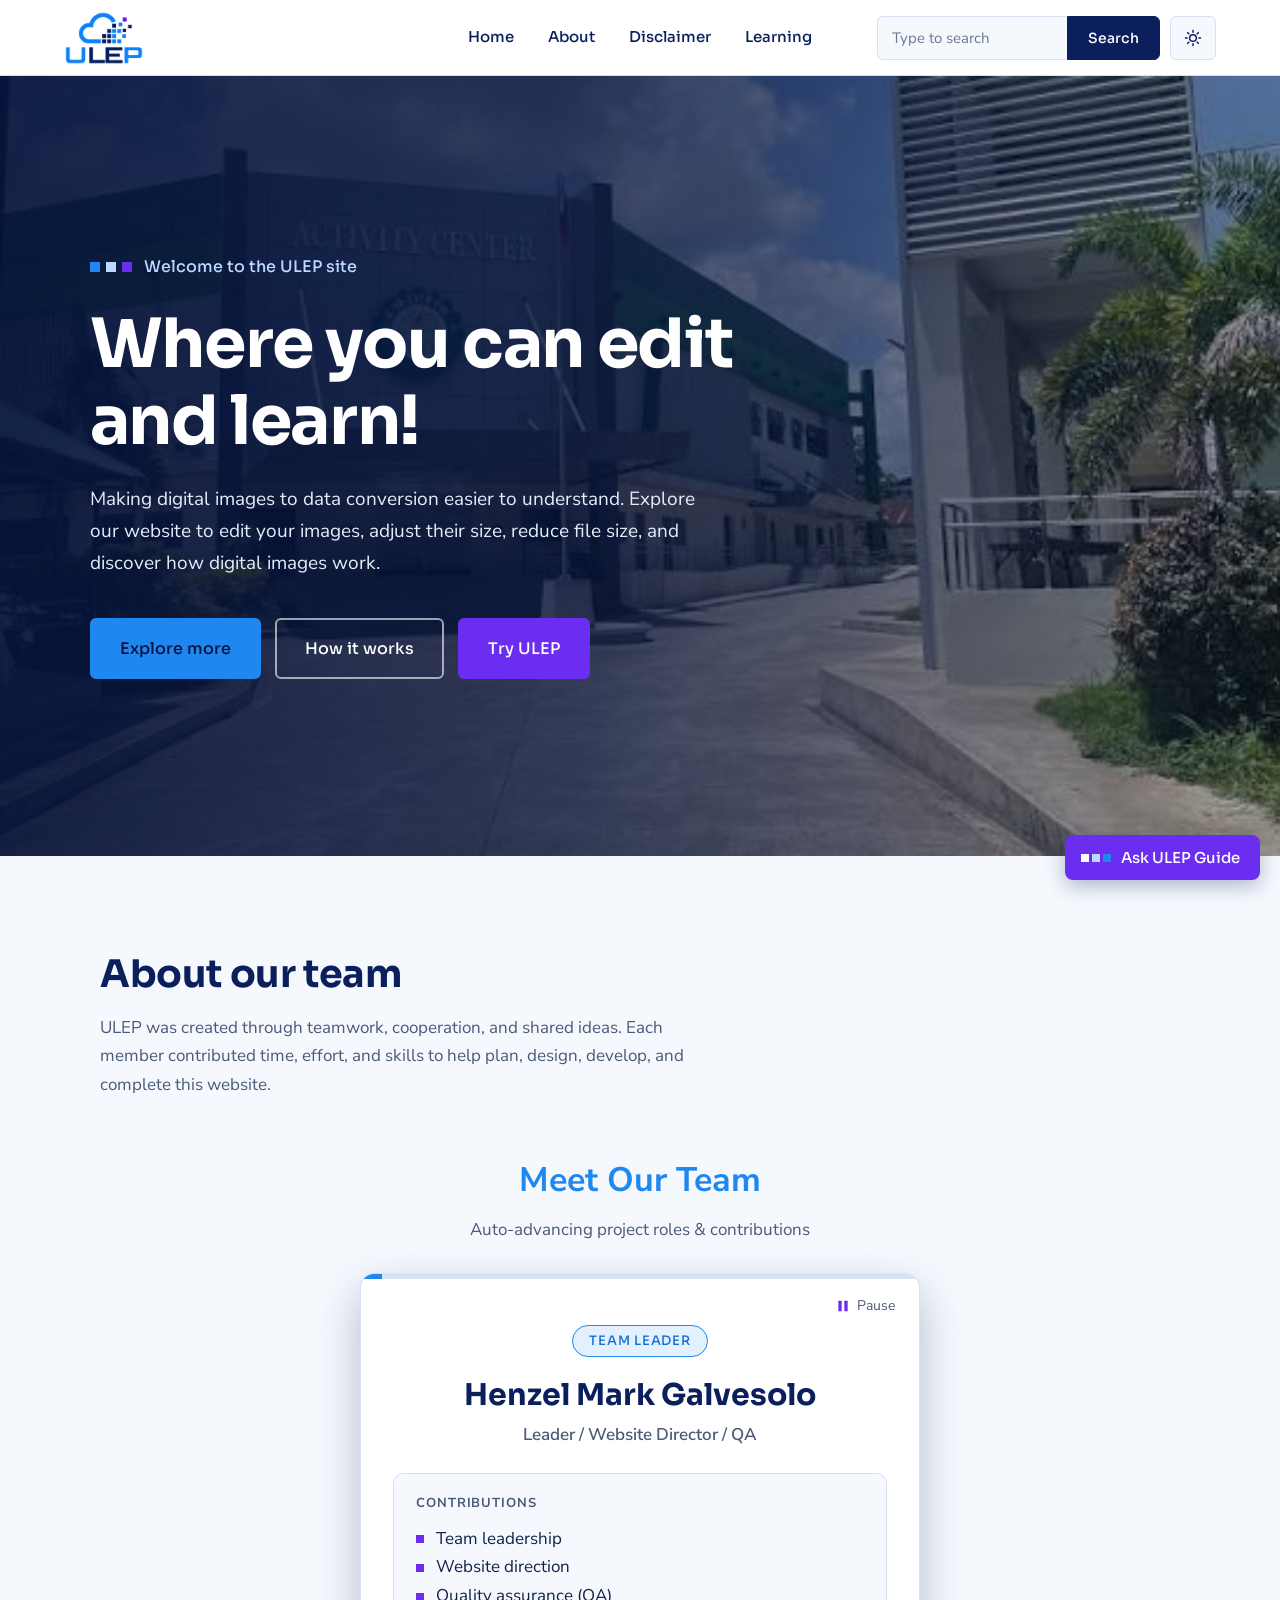
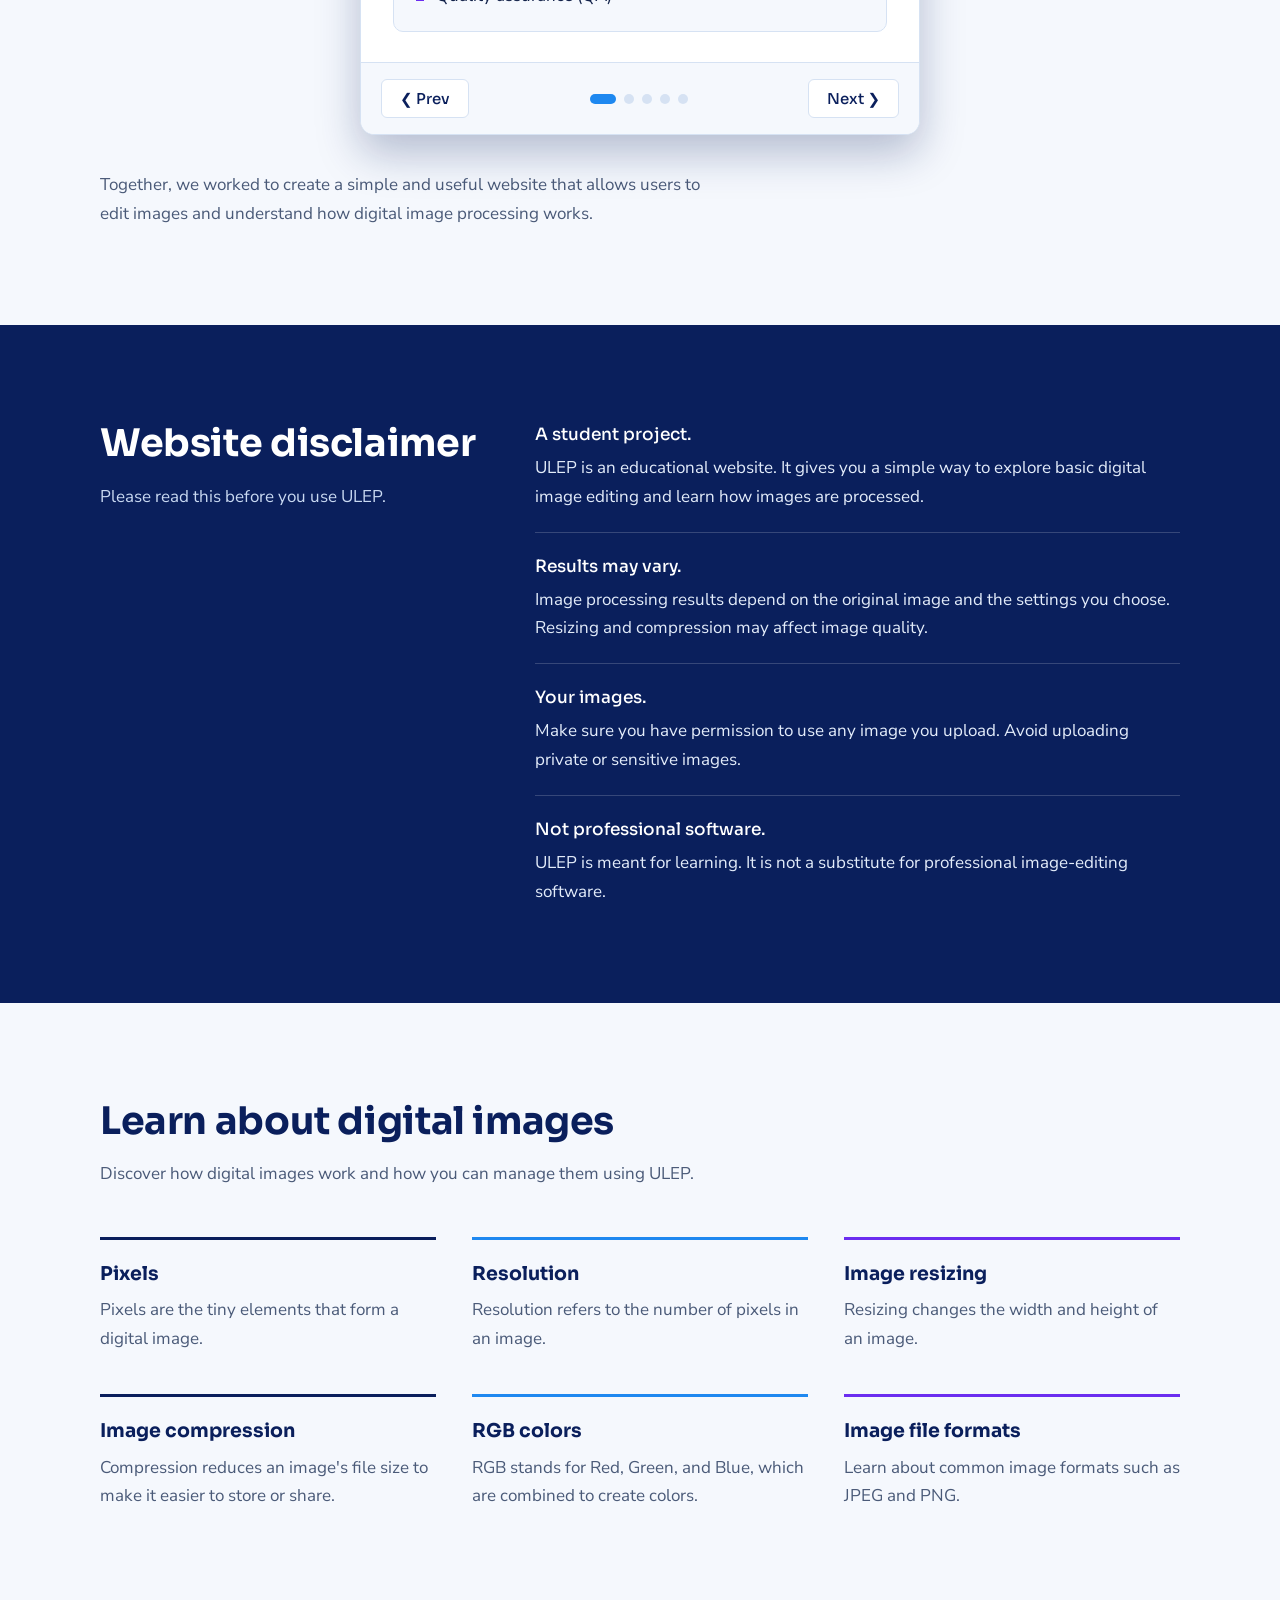
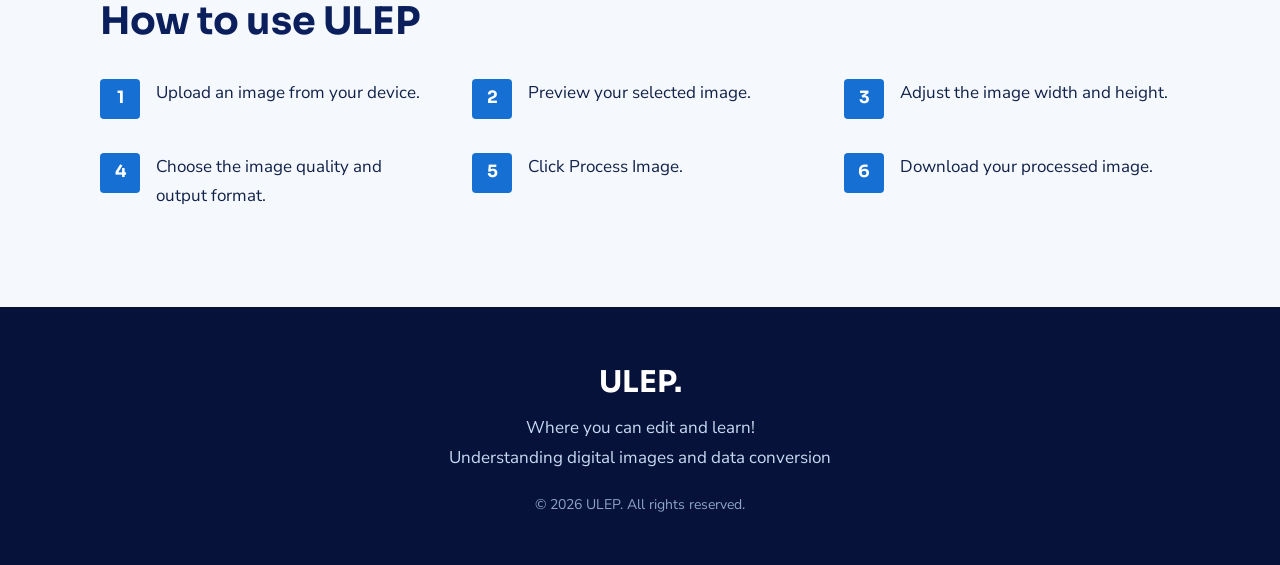
<file: index.html>
<!DOCTYPE html>
<html lang="en">
<head>
    <meta charset="UTF-8">
    <meta name="viewport" content="width=device-width, initial-scale=1.0">

    <title>ULEP | Edit and Learn</title>
    <meta name="theme-color" content="#ffffff">
    <script src="theme.js"></script>
    <link rel="icon" href="logo.png">

    <link rel="preconnect" href="https://fonts.googleapis.com">
    <link rel="preconnect" href="https://fonts.gstatic.com" crossorigin>
    <link href="https://fonts.googleapis.com/css2?family=Nunito+Sans:wght@400;600;700&family=Sora:wght@500;700&display=swap" rel="stylesheet">
    <link rel="stylesheet" href="style.css">
    <link rel="stylesheet" href="chatbot.css">
    <link rel="stylesheet" href="theme.css">
</head>

<body>

    <!-- HEADER: logo, menu and search sit side by side in one row -->
    <header class="site-header">

        <a class="brand" href="#home" aria-label="ULEP home">
            <img class="logo-light" src="logo-crop.png" alt="ULEP" width="412" height="277">
            <img class="logo-dark" src="logo-crop-dark.png" alt="" width="412" height="277">
        </a>

        <nav class="menu" aria-label="Main">
            <ul>
                <li><a href="#home">Home</a></li>
                <li><a href="#about">About</a></li>
                <li><a href="#disclaimer">Disclaimer</a></li>
                <li><a href="#learning">Learning</a></li>
            </ul>
        </nav>

        <div class="header-tools">
            <form class="search" role="search" id="searchForm">
                <label class="sr-only" for="searchInput">Search this site</label>
                <input type="search" id="searchInput" placeholder="Type to search" autocomplete="off">
                <button type="submit">Search</button>
                <p class="search-status" id="searchStatus" role="status" aria-live="polite"></p>
            </form>
            <div data-theme-slot></div>
        </div>

    </header>

    <main>

        <!-- HOME / COVER -->
        <section class="hero" id="home">

            <canvas id="heroCanvas" aria-hidden="true"></canvas>

            <div class="hero-inner">

                <p class="welcome">Welcome to the ULEP site</p>

                <h1>Where you can edit and learn!</h1>

                <p class="lead">
                    Making digital images to data conversion easier to
                    understand. Explore our website to edit your images,
                    adjust their size, reduce file size, and discover how
                    digital images work.
                </p>

                <div class="hero-actions">
                    <a href="#about" class="btn btn-primary">Explore more</a>
                    <a href="#learning" class="btn btn-ghost">How it works</a>
                    <a href="pixel-to-data.html" class="btn btn-try">Try ULEP</a>
                </div>

            </div>

        </section>


        <!-- ABOUT / TEAM -->
        <section class="section" id="about">
            <div class="wrap">

                <h2>About our team</h2>

                <p class="intro">
                    ULEP was created through teamwork, cooperation, and
                    shared ideas. Each member contributed time, effort, and
                    skills to help plan, design, develop, and complete this
                    website.
                </p>

                <div class="team" id="team" role="region" aria-roledescription="carousel" aria-label="Team members">

                    <div class="team-head">
                        <h3 class="subhead">Meet Our Team</h3>
                        <p class="team-sub">Auto-advancing project roles &amp; contributions</p>
                    </div>

                    <div class="team-card" id="teamCard">

                        <div class="team-progress" aria-hidden="true"><i id="teamBar"></i></div>

                        <button class="team-pause" id="teamPause" type="button" aria-pressed="false">
                            <svg viewBox="0 0 24 24" aria-hidden="true"><rect x="5" y="4" width="5" height="16" rx="1"/><rect x="14" y="4" width="5" height="16" rx="1"/></svg>
                            <span>Pause</span>
                        </button>

                        <div class="team-slides" id="teamSlides" aria-live="off">

                            <article class="member leader is-active" role="group" aria-roledescription="slide" aria-label="1 of 5">
                                <span class="badge badge-leader">Team leader</span>
                                <h4>Henzel Mark Galvesolo</h4>
                                <p class="role">Leader / Website Director / QA</p>
                                <div class="contrib">
                                    <h5>Contributions</h5>
                                    <ul>
                                        <li>Team leadership</li>
                                        <li>Website direction</li>
                                        <li>Quality assurance (QA)</li>
                                    </ul>
                                </div>
                            </article>

                            <article class="member" role="group" aria-roledescription="slide" aria-label="2 of 5">
                                <span class="badge">Team member</span>
                                <h4>Angelbert Gido</h4>
                                <p class="role">Lead Developer / Improvement</p>
                                <div class="contrib">
                                    <h5>Contributions</h5>
                                    <ul>
                                        <li>Lead development</li>
                                        <li>System improvements</li>
                                    </ul>
                                </div>
                            </article>

                            <article class="member" role="group" aria-roledescription="slide" aria-label="3 of 5">
                                <span class="badge">Team member</span>
                                <h4>Sabina Go</h4>
                                <p class="role">Lead Graphics Designer</p>
                                <div class="contrib">
                                    <h5>Contributions</h5>
                                    <ul>
                                        <li>Lead graphics design</li>
                                    </ul>
                                </div>
                            </article>

                            <article class="member" role="group" aria-roledescription="slide" aria-label="4 of 5">
                                <span class="badge">Team member</span>
                                <h4>Jayana Equito</h4>
                                <p class="role">Developer / Improvement / QA</p>
                                <div class="contrib">
                                    <h5>Contributions</h5>
                                    <ul>
                                        <li>Development</li>
                                        <li>System improvements</li>
                                        <li>Quality assurance (QA)</li>
                                    </ul>
                                </div>
                            </article>

                            <article class="member" role="group" aria-roledescription="slide" aria-label="5 of 5">
                                <span class="badge">Team member</span>
                                <h4>Nathaniel Lizare</h4>
                                <p class="role">Graphics Designer</p>
                                <div class="contrib">
                                    <h5>Contributions</h5>
                                    <ul>
                                        <li>Graphics design</li>
                                    </ul>
                                </div>
                            </article>
                        </div>

                        <div class="team-nav">
                            <button class="team-btn" id="teamPrev" type="button" aria-label="Previous member">&#10094; Prev</button>
                            <div class="team-dots" id="teamDots" role="group" aria-label="Choose a team member"></div>
                            <button class="team-btn" id="teamNext" type="button" aria-label="Next member">Next &#10095;</button>
                        </div>

                    </div>

                </div>

                <p class="closing">
                    Together, we worked to create a simple and useful website
                    that allows users to edit images and understand how
                    digital image processing works.
                </p>

            </div>
        </section>


        <!-- DISCLAIMER -->
        <section class="section dark" id="disclaimer">
            <div class="wrap split">

                <div>
                    <h2>Website disclaimer</h2>
                    <p class="intro">Please read this before you use ULEP.</p>
                </div>

                <ul class="notice">
                    <li>
                        <strong>A student project.</strong>
                        ULEP is an educational website. It gives you a simple
                        way to explore basic digital image editing and learn
                        how images are processed.
                    </li>
                    <li>
                        <strong>Results may vary.</strong>
                        Image processing results depend on the original image
                        and the settings you choose. Resizing and compression
                        may affect image quality.
                    </li>
                    <li>
                        <strong>Your images.</strong>
                        Make sure you have permission to use any image you
                        upload. Avoid uploading private or sensitive images.
                    </li>
                    <li>
                        <strong>Not professional software.</strong>
                        ULEP is meant for learning. It is not a substitute for
                        professional image-editing software.
                    </li>
                </ul>

            </div>
        </section>


        <!-- LEARNING -->
        <section class="section" id="learning">
            <div class="wrap">

                <h2>Learn about digital images</h2>

                <p class="intro">
                    Discover how digital images work and how you can manage
                    them using ULEP.
                </p>

                <div class="concepts">

                    <div class="concept">
                        <h3>Pixels</h3>
                        <p>Pixels are the tiny elements that form a digital image.</p>
                    </div>

                    <div class="concept">
                        <h3>Resolution</h3>
                        <p>Resolution refers to the number of pixels in an image.</p>
                    </div>

                    <div class="concept">
                        <h3>Image resizing</h3>
                        <p>Resizing changes the width and height of an image.</p>
                    </div>

                    <div class="concept">
                        <h3>Image compression</h3>
                        <p>Compression reduces an image's file size to make it easier to store or share.</p>
                    </div>

                    <div class="concept">
                        <h3>RGB colors</h3>
                        <p>RGB stands for Red, Green, and Blue, which are combined to create colors.</p>
                    </div>

                    <div class="concept">
                        <h3>Image file formats</h3>
                        <p>Learn about common image formats such as JPEG and PNG.</p>
                    </div>

                </div>

                <h2 class="how-title">How to use ULEP</h2>

                <ol class="steps">
                    <li>Upload an image from your device.</li>
                    <li>Preview your selected image.</li>
                    <li>Adjust the image width and height.</li>
                    <li>Choose the image quality and output format.</li>
                    <li>Click Process Image.</li>
                    <li>Download your processed image.</li>
                </ol>

            </div>
        </section>

    </main>


    <!-- FOOTER -->
    <footer class="site-footer">

        <p class="footer-logo">ULEP.</p>

        <p>Where you can edit and learn!</p>
        <p>Understanding digital images and data conversion</p>

        <p class="copyright">&copy; 2026 ULEP. All rights reserved.</p>

    </footer>


    <script>
        /* ---------- Cover image: starts as big pixel blocks, sharpens into the photo ---------- */
        (function () {
            var hero = document.getElementById('home');
            var canvas = document.getElementById('heroCanvas');
            if (!canvas || !canvas.getContext) return;

            var ctx = canvas.getContext('2d');
            var off = document.createElement('canvas');
            var octx = off.getContext('2d');
            var img = new Image();
            var loaded = false;
            var block = 1;
            var w = 0, h = 0;

            function draw(b) {
                if (!loaded) return;
                var r = Math.max(w / img.width, h / img.height);
                var dw = img.width * r, dh = img.height * r;
                var dx = (w - dw) / 2, dy = (h - dh) / 2;

                ctx.clearRect(0, 0, w, h);

                if (b <= 1) {
                    ctx.imageSmoothingEnabled = true;
                    ctx.imageSmoothingQuality = 'high';
                    ctx.drawImage(img, dx, dy, dw, dh);
                    return;
                }

                var sw = Math.max(1, Math.ceil(w / b));
                var sh = Math.max(1, Math.ceil(h / b));
                off.width = sw;
                off.height = sh;
                octx.imageSmoothingEnabled = true;
                octx.drawImage(img, dx / b, dy / b, dw / b, dh / b);

                ctx.imageSmoothingEnabled = false;
                ctx.drawImage(off, 0, 0, sw, sh, 0, 0, sw * b, sh * b);
            }

            function resize() {
                w = hero.clientWidth;
                h = hero.clientHeight;
                canvas.width = w;
                canvas.height = h;
                draw(block);
            }

            img.onload = function () {
                loaded = true;
                resize();

                var reduce = window.matchMedia('(prefers-reduced-motion: reduce)').matches;
                if (reduce) { block = 1; draw(1); canvas.classList.add('ready'); return; }

                var steps = [72, 52, 38, 28, 20, 14, 10, 6, 3, 1];
                var i = 0;
                block = steps[0];
                draw(block);
                canvas.classList.add('ready');

                var timer = setInterval(function () {
                    i++;
                    block = steps[Math.min(i, steps.length - 1)];
                    draw(block);
                    if (block === 1) clearInterval(timer);
                }, 170);
            };

            img.src = 'bcc.png';
            window.addEventListener('resize', resize);
        })();


        /* ---------- Search: jumps to the first place on the page that matches ---------- */
        (function () {
            var form = document.getElementById('searchForm');
            var input = document.getElementById('searchInput');
            var status = document.getElementById('searchStatus');
            var selectors = ['.member', '.concept', '.steps li', '.notice li', 'main section'];
            var flashTimer;

            form.addEventListener('submit', function (e) {
                e.preventDefault();
                var q = input.value.trim().toLowerCase();
                status.textContent = '';
                if (!q) return;

                var found = null;
                for (var s = 0; s < selectors.length && !found; s++) {
                    var list = document.querySelectorAll(selectors[s]);
                    for (var i = 0; i < list.length; i++) {
                        if (list[i].textContent.toLowerCase().indexOf(q) !== -1) {
                            found = list[i];
                            break;
                        }
                    }
                }

                if (!found) {
                    status.textContent = 'No results for \u201C' + input.value.trim() + '\u201D';
                    return;
                }

                if (window.ulepTeam && found.classList.contains('member')) {
                    window.ulepTeam.show(found);
                }
                found.scrollIntoView({ behavior: 'smooth', block: 'center' });
                found.classList.add('flash');
                clearTimeout(flashTimer);
                flashTimer = setTimeout(function () { found.classList.remove('flash'); }, 2200);
            });

            input.addEventListener('input', function () { status.textContent = ''; });
        })();
    </script>

<script src="team.js"></script>
<script src="chatbot.js"></script>
</body>
</html>
</file>
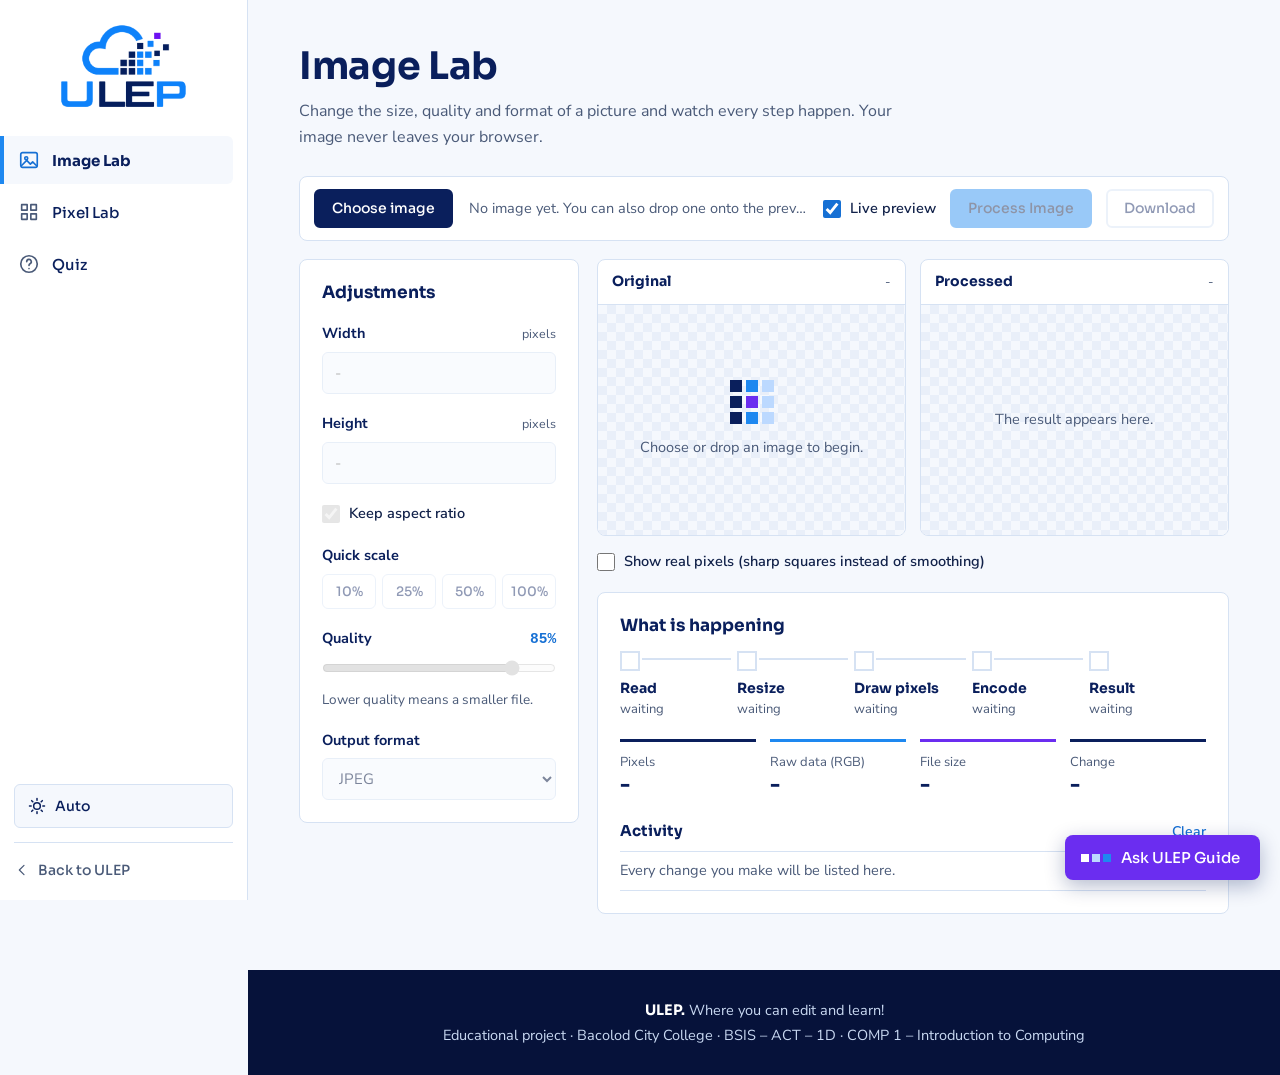
<file: pixel-to-data.html>
<!DOCTYPE html>
<html lang="en">
<head>
    <meta charset="UTF-8">
    <meta name="viewport" content="width=device-width, initial-scale=1.0">

    <title>ULEP | Pixel to Data</title>
    <meta name="theme-color" content="#ffffff">
    <script src="theme.js"></script>
    <link rel="icon" href="logo.png">

    <link rel="preconnect" href="https://fonts.googleapis.com">
    <link rel="preconnect" href="https://fonts.gstatic.com" crossorigin>
    <link href="https://fonts.googleapis.com/css2?family=Nunito+Sans:wght@400;600;700&family=Sora:wght@500;700&display=swap" rel="stylesheet">
    <link rel="stylesheet" href="pixel-to-data.css">
    <link rel="stylesheet" href="chatbot.css">
    <link rel="stylesheet" href="theme.css">
</head>

<body>

<div class="app">

    <!-- SIDEBAR on desktop, turns into a horizontal bar on small screens -->
    <aside class="side">

        <a class="side-brand" href="index.html" aria-label="ULEP home">
            <img class="logo-light" src="logo-crop.png" alt="ULEP" width="412" height="277">
            <img class="logo-dark" src="logo-crop-dark.png" alt="" width="412" height="277">
        </a>

        <nav class="side-nav" role="tablist" aria-label="Tools" aria-orientation="vertical">
            <button class="tab is-active" type="button" data-tab="image" id="tab-image" role="tab" aria-selected="true" aria-controls="panel-image">
                <span class="tab-ico" aria-hidden="true">
                    <svg viewBox="0 0 24 24"><rect x="3" y="4" width="18" height="16" rx="2"/><circle cx="9" cy="10" r="1.6"/><path d="M4 18l5.5-5.5 4 4 2.5-2.5L20 18"/></svg>
                </span>
                <span>Image Lab</span>
            </button>
            <button class="tab" type="button" data-tab="pixel" id="tab-pixel" role="tab" aria-selected="false" aria-controls="panel-pixel">
                <span class="tab-ico" aria-hidden="true">
                    <svg viewBox="0 0 24 24"><rect x="4" y="4" width="6" height="6"/><rect x="14" y="4" width="6" height="6"/><rect x="4" y="14" width="6" height="6"/><rect x="14" y="14" width="6" height="6"/></svg>
                </span>
                <span>Pixel Lab</span>
            </button>
            <button class="tab" type="button" data-tab="quiz" id="tab-quiz" role="tab" aria-selected="false" aria-controls="panel-quiz">
                <span class="tab-ico" aria-hidden="true">
                    <svg viewBox="0 0 24 24"><circle cx="12" cy="12" r="9"/><path d="M9.5 9.5a2.5 2.5 0 1 1 3.6 2.2c-.7.4-1.1.9-1.1 1.8"/><path d="M12 17h.01"/></svg>
                </span>
                <span>Quiz</span>
            </button>
        </nav>

        <div class="side-tools" data-theme-slot></div>

        <a class="side-back" href="index.html">
            <svg viewBox="0 0 24 24" aria-hidden="true"><path d="M15 5l-7 7 7 7"/></svg>
            Back to ULEP
        </a>

    </aside>


    <div class="stage">

        <main>

            <!-- ============ IMAGE LAB ============ -->
            <section class="panel is-active" id="panel-image" role="tabpanel" aria-labelledby="tab-image">

                <header class="panel-head">
                    <div>
                        <h1>Image Lab</h1>
                        <p class="intro">Change the size, quality and format of a picture and watch every step happen. Your image never leaves your browser.</p>
                    </div>
                </header>

                <!-- compact upload bar -->
                <div class="uploadbar">
                    <input id="fileInput" type="file" accept="image/*" hidden>
                    <button class="btn btn-sm" type="button" id="chooseBtn">Choose image</button>
                    <p class="filename" id="fileName">No image yet. You can also drop one onto the preview.</p>
                    <div class="bar-actions">
                        <label class="toggle" for="liveToggle">
                            <input type="checkbox" id="liveToggle" checked>
                            <span>Live preview</span>
                        </label>
                        <button class="btn btn-sm btn-blue" type="button" id="processBtn" disabled>Process Image</button>
                        <button class="btn btn-sm btn-outline" type="button" id="downloadBtn" disabled>Download</button>
                    </div>
                </div>

                <div class="lab">

                    <!-- controls -->
                    <div class="controls box">
                        <h2 class="box-title">Adjustments</h2>

                        <div class="field">
                            <label for="widthInput">Width <small>pixels</small></label>
                            <input id="widthInput" type="number" min="1" max="8000" placeholder="-" disabled>
                        </div>

                        <div class="field">
                            <label for="heightInput">Height <small>pixels</small></label>
                            <input id="heightInput" type="number" min="1" max="8000" placeholder="-" disabled>
                        </div>

                        <label class="toggle" for="ratioCheck">
                            <input id="ratioCheck" type="checkbox" checked disabled>
                            <span>Keep aspect ratio</span>
                        </label>

                        <div class="field">
                            <span class="field-label">Quick scale</span>
                            <div class="chips" id="scaleChips">
                                <button type="button" class="chip" data-scale="0.1" disabled>10%</button>
                                <button type="button" class="chip" data-scale="0.25" disabled>25%</button>
                                <button type="button" class="chip" data-scale="0.5" disabled>50%</button>
                                <button type="button" class="chip" data-scale="1" disabled>100%</button>
                            </div>
                        </div>

                        <div class="field">
                            <label for="quality">Quality <output id="qualityLabel">85%</output></label>
                            <input id="quality" type="range" min="10" max="100" value="85" disabled>
                            <p class="hint" id="qualityHint">Lower quality means a smaller file.</p>
                        </div>

                        <div class="field">
                            <label for="format">Output format</label>
                            <select id="format" disabled>
                                <option value="image/jpeg">JPEG</option>
                                <option value="image/png">PNG</option>
                                <option value="image/webp">WebP</option>
                            </select>
                        </div>
                    </div>


                    <!-- preview + process -->
                    <div class="work">

                        <div class="compare">

                            <figure class="shot" id="dropZone">
                                <figcaption>
                                    <strong>Original</strong>
                                    <span id="origMeta">-</span>
                                </figcaption>
                                <div class="frame" id="preview">
                                    <div class="empty">
                                        <div class="mini-pixels" aria-hidden="true"><i></i><i></i><i></i><i></i><i></i><i></i><i></i><i></i><i></i></div>
                                        <p>Choose or drop an image to begin.</p>
                                    </div>
                                </div>
                            </figure>

                            <figure class="shot">
                                <figcaption>
                                    <strong>Processed</strong>
                                    <span id="resMeta">-</span>
                                </figcaption>
                                <div class="frame" id="resultPreview">
                                    <div class="empty">
                                        <p>The result appears here.</p>
                                    </div>
                                    <div class="busy" id="busy" hidden><span></span><span></span><span></span></div>
                                </div>
                            </figure>

                        </div>

                        <label class="toggle view-toggle" for="pixelView">
                            <input type="checkbox" id="pixelView">
                            <span>Show real pixels (sharp squares instead of smoothing)</span>
                        </label>

                        <!-- the process, step by step -->
                        <div class="box process">
                            <h2 class="box-title">What is happening</h2>

                            <ol class="pipe" id="pipe">
                                <li data-step="read"><b>Read</b><span>waiting</span></li>
                                <li data-step="resize"><b>Resize</b><span>waiting</span></li>
                                <li data-step="draw"><b>Draw pixels</b><span>waiting</span></li>
                                <li data-step="encode"><b>Encode</b><span>waiting</span></li>
                                <li data-step="done"><b>Result</b><span>waiting</span></li>
                            </ol>

                            <div class="numbers">
                                <div class="num"><span>Pixels</span><strong id="nPixels">-</strong></div>
                                <div class="num"><span>Raw data (RGB)</span><strong id="nRaw">-</strong></div>
                                <div class="num"><span>File size</span><strong id="nFile">-</strong></div>
                                <div class="num"><span>Change</span><strong id="nSaved">-</strong></div>
                            </div>

                            <div class="log-head">
                                <h3>Activity</h3>
                                <button type="button" class="link-btn" id="clearLog">Clear</button>
                            </div>
                            <ul class="log" id="log" aria-live="polite">
                                <li class="log-empty">Every change you make will be listed here.</li>
                            </ul>
                        </div>

                    </div>
                </div>
            </section>


            <!-- ============ PIXEL LAB ============ -->
            <section class="panel" id="panel-pixel" role="tabpanel" aria-labelledby="tab-pixel" hidden>

                <header class="panel-head">
                    <div>
                        <h1>Pixel Lab</h1>
                        <p class="intro">An image is a grid of tiny squares. Paint some, then see the numbers the computer keeps for them.</p>
                    </div>
                </header>

                <div class="plab">

                    <div class="box pgrid-box">

                        <div class="mode" role="group" aria-label="Colour mode">
                            <button type="button" class="mode-btn is-on" id="modeColor" aria-pressed="true">Color (24-bit)</button>
                            <button type="button" class="mode-btn" id="modeBW" aria-pressed="false">Black and white (1-bit)</button>
                        </div>

                        <div class="pgrid-wrap">
                            <div class="pgrid" id="pgrid" role="grid" aria-label="Pixel canvas"></div>
                        </div>

                        <div class="ptools">
                            <label class="inline">
                                <span>Grid</span>
                                <select id="gridSize">
                                    <option value="8">8 x 8</option>
                                    <option value="12">12 x 12</option>
                                    <option value="16">16 x 16</option>
                                </select>
                            </label>
                            <button type="button" class="btn btn-sm btn-outline" id="btnSample">Sample</button>
                            <button type="button" class="btn btn-sm btn-outline" id="btnRandom">Random</button>
                            <button type="button" class="btn btn-sm btn-outline" id="btnInvert">Invert</button>
                            <button type="button" class="btn btn-sm btn-outline" id="btnClear">Clear</button>
                        </div>
                        <p class="hint" id="paintHint">Click or drag across the squares to paint with the colour on the right.</p>
                    </div>


                    <div class="pside">

                        <div class="box" id="colorTools">
                            <h2 class="box-title">Colour</h2>

                            <div class="mode small" role="group" aria-label="Tool">
                                <button type="button" class="mode-btn is-on" id="toolPaint" aria-pressed="true">Paint</button>
                                <button type="button" class="mode-btn" id="toolPick" aria-pressed="false">Pick colour</button>
                            </div>

                            <div class="swatch-row">
                                <input type="color" id="pickColor" value="#1e88f0" aria-label="Pick a colour">
                                <div>
                                    <strong id="hexOut">#1E88F0</strong>
                                    <span class="hint">brush colour</span>
                                </div>
                            </div>

                            <div class="rgb">
                                <label class="r" for="rR">R <output id="oR">30</output></label>
                                <input type="range" id="rR" min="0" max="255" value="30">
                                <label class="g" for="rG">G <output id="oG">136</output></label>
                                <input type="range" id="rG" min="0" max="255" value="136">
                                <label class="b" for="rB">B <output id="oB">240</output></label>
                                <input type="range" id="rB" min="0" max="255" value="240">
                            </div>

                            <div class="palette" id="palette" aria-label="Quick colours"></div>
                        </div>

                        <div class="box" id="bwTools" hidden>
                            <h2 class="box-title">Black and white</h2>
                            <p class="hint">Each square keeps only one bit: <b>0 = black</b>, <b>1 = white</b>. Click a square to flip it.</p>
                            <div class="field">
                                <label for="threshold">Brightness cut-off <output id="oT">128</output></label>
                                <input type="range" id="threshold" min="1" max="254" value="128">
                                <p class="hint">Squares brighter than this become 1, the rest become 0.</p>
                            </div>
                        </div>

                        <div class="box">
                            <h2 class="box-title">Selected pixel</h2>
                            <div class="inspect" id="inspect">
                                <div class="inspect-sw" id="inSw"></div>
                                <dl>
                                    <dt>Position</dt><dd id="inPos">-</dd>
                                    <dt>RGB</dt><dd id="inRgb">-</dd>
                                    <dt id="inBinLabel">Binary</dt><dd class="mono" id="inBin">-</dd>
                                </dl>
                            </div>
                        </div>

                    </div>

                    <div class="box pdata">
                        <div class="log-head">
                            <h2 class="box-title">The data behind your picture</h2>
                            <span class="hint" id="dataNote"></span>
                        </div>

                        <div class="numbers">
                            <div class="num"><span>Pixels</span><strong id="pPixels">64</strong></div>
                            <div class="num"><span>Bits per pixel</span><strong id="pBits">24</strong></div>
                            <div class="num"><span>Total bits</span><strong id="pTotal">1,536</strong></div>
                            <div class="num"><span>Bytes</span><strong id="pBytes">192</strong></div>
                        </div>

                        <div class="matrix-scroll" tabindex="0" aria-label="Pixel data, one row per line">
                            <pre class="matrix mono" id="matrix"></pre>
                        </div>
                    </div>

                </div>
            </section>


            <!-- ============ QUIZ ============ -->
            <section class="panel" id="panel-quiz" role="tabpanel" aria-labelledby="tab-quiz" hidden>

                <header class="panel-head">
                    <div>
                        <h1>Quiz</h1>
                        <p class="intro" id="quizIntro">Ten random questions about pixels, colour and data. Every round is different.</p>
                    </div>
                </header>

                <div class="quizwrap box">

                    <div class="qprogress" aria-hidden="true"><i id="qBar"></i></div>

                    <div id="quizBody"></div>

                </div>
            </section>

        </main>

        <footer class="foot">
            <p><strong>ULEP.</strong> Where you can edit and learn!</p>
            <p>Educational project &middot; Bacolod City College &middot; BSIS &ndash; ACT &ndash; 1D &middot; COMP 1 &ndash; Introduction to Computing</p>
        </footer>

    </div>

</div>

<script src="pixel-to-data.js"></script>
<script src="chatbot.js"></script>
</body>
</html>
</file>
<file: style.css>
/* ===== ULEP =====
   Palette taken from the logo: bright blue, deep navy, one purple pixel. */

:root {
    --blue: #1e88f0;
    --blue-deep: #1670d4;
    --navy: #0a1f5c;
    --night: #06123a;
    --purple: #6b2df0;
    --paper: #f5f8fd;
    --white: #ffffff;
    --line: #d6e2f3;
    --ink: #12224a;
    --muted: #4a5a78;

    --display: "Sora", "Segoe UI", system-ui, sans-serif;
    --text: "Nunito Sans", "Segoe UI", system-ui, sans-serif;

    --header-h: 76px;
}

* {
    margin: 0;
    padding: 0;
    box-sizing: border-box;
}

html {
    scroll-behavior: smooth;
}

body {
    font-family: var(--text);
    font-size: 17px;
    line-height: 1.7;
    background: var(--paper);
    color: var(--ink);
}

img {
    display: block;
    max-width: 100%;
}

a:focus-visible,
button:focus-visible,
input:focus-visible {
    outline: 3px solid var(--purple);
    outline-offset: 2px;
}

.sr-only {
    position: absolute;
    width: 1px;
    height: 1px;
    overflow: hidden;
    clip: rect(0 0 0 0);
    white-space: nowrap;
}


/* ===== HEADER: logo | menu | search in one row ===== */
.site-header {
    position: sticky;
    top: 0;
    z-index: 20;
    min-height: var(--header-h);
    padding: 8px 5%;
    background: var(--white);
    border-bottom: 1px solid var(--line);
    display: grid;
    grid-template-columns: 1fr auto 1fr;
    align-items: center;
    gap: 24px;
}

.brand {
    justify-self: start;
    display: inline-flex;
}

.brand img {
    height: 54px;
    width: auto;
}

.menu ul {
    list-style: none;
    display: flex;
    align-items: center;
    gap: 34px;
}

.menu a {
    display: inline-block;
    padding: 6px 0;
    color: var(--navy);
    font-family: var(--display);
    font-size: 15px;
    font-weight: 500;
    text-decoration: none;
    border-bottom: 2px solid transparent;
}

.menu a:hover {
    color: var(--blue-deep);
    border-bottom-color: var(--blue);
}

.header-tools {
    justify-self: end;
    display: flex;
    align-items: center;
    gap: 10px;
}

.search {
    position: relative;
    justify-self: end;
    display: flex;
}

.search input {
    width: 190px;
    height: 44px;
    padding: 0 14px;
    font: inherit;
    font-size: 15px;
    color: var(--ink);
    background: var(--paper);
    border: 1.5px solid var(--line);
    border-right: 0;
    border-radius: 6px 0 0 6px;
}

.search input::placeholder {
    color: #6b7a96;
}

.search button {
    height: 44px;
    padding: 0 20px;
    font-family: var(--display);
    font-size: 14px;
    font-weight: 500;
    color: var(--white);
    background: var(--navy);
    border: 1.5px solid var(--navy);
    border-radius: 0 6px 6px 0;
    cursor: pointer;
}

.search button:hover {
    background: var(--blue-deep);
    border-color: var(--blue-deep);
}

.search-status {
    position: absolute;
    top: calc(100% + 8px);
    right: 0;
    padding: 8px 12px;
    font-size: 14px;
    line-height: 1.4;
    white-space: nowrap;
    color: var(--white);
    background: var(--navy);
    border-radius: 6px;
}

.search-status:empty {
    display: none;
}


/* ===== COVER ===== */
section[id] {
    scroll-margin-top: var(--header-h);
}

.hero {
    position: relative;
    overflow: hidden;
    min-height: clamp(560px, calc(100vh - var(--header-h)), 780px);
    display: flex;
    align-items: center;
    padding: 80px 7%;
    color: var(--on-dark);
    background: var(--night) url("bcc.png") center / cover no-repeat;
}

#heroCanvas {
    position: absolute;
    inset: 0;
    width: 100%;
    height: 100%;
    opacity: 0;
}

#heroCanvas.ready {
    opacity: 1;
}

.hero::before {
    content: "";
    position: absolute;
    inset: 0;
    z-index: 1;
    background: linear-gradient(
        90deg,
        rgba(6, 18, 58, 0.92) 0%,
        rgba(6, 18, 58, 0.78) 45%,
        rgba(6, 18, 58, 0.3) 100%
    );
}

.hero-inner {
    position: relative;
    z-index: 2;
    max-width: 700px;
}

.welcome {
    display: flex;
    align-items: center;
    margin-bottom: 26px;
    font-family: var(--display);
    font-size: 16px;
    font-weight: 500;
    color: #bcd9ff;
}

/* three little squares, borrowed from the logo's pixels */
.welcome::before {
    content: "";
    flex: none;
    width: 10px;
    height: 10px;
    margin-right: 44px;
    background: var(--blue);
    box-shadow: 16px 0 0 #bcd9ff, 32px 0 0 var(--purple);
}

.hero h1 {
    font-family: var(--display);
    font-size: clamp(40px, 6.2vw, 68px);
    font-weight: 700;
    line-height: 1.12;
    letter-spacing: -0.02em;
    margin-bottom: 24px;
}

.lead {
    max-width: 56ch;
    font-size: 19px;
    line-height: 1.7;
    color: #e3ecfa;
    margin-bottom: 38px;
}

.hero-actions {
    display: flex;
    flex-wrap: wrap;
    gap: 14px;
}

.btn {
    display: inline-block;
    padding: 15px 28px;
    font-family: var(--display);
    font-size: 16px;
    font-weight: 500;
    text-decoration: none;
    border-radius: 6px;
    border: 2px solid transparent;
}

.btn-primary {
    color: var(--night);
    background: var(--blue);
    border-color: var(--blue);
}

.btn-primary:hover {
    background: var(--on-dark);
    border-color: var(--on-dark);
}

.btn-ghost {
    color: var(--on-dark);
    border-color: rgba(255, 255, 255, 0.6);
}

.btn-ghost:hover {
    background: rgba(255, 255, 255, 0.14);
    border-color: var(--on-dark);
}


.btn-try {
    color: #fff;
    background: #6b2df0;
    border-color: #6b2df0;
}

.btn-try:hover {
    background: var(--on-dark);
    border-color: var(--on-dark);
    color: #6b2df0;
}


/* ===== SECTIONS ===== */
.section {
    padding: 96px 5%;
}

.wrap {
    max-width: 1080px;
    margin: 0 auto;
}

.section h2 {
    font-family: var(--display);
    font-size: clamp(28px, 4vw, 38px);
    font-weight: 700;
    line-height: 1.2;
    letter-spacing: -0.01em;
    color: var(--navy);
    margin-bottom: 16px;
}

.intro {
    max-width: 62ch;
    color: var(--muted);
}

.flash {
    outline: 3px solid var(--purple);
    outline-offset: 6px;
    border-radius: 4px;
}


/* ===== TEAM: one member at a time, auto-advancing ===== */
.team {
    margin-top: 52px;
}

.team-head {
    text-align: center;
}

.team .subhead {
    margin: 0 0 6px;
    font-size: clamp(26px, 4vw, 34px);
    font-weight: 700;
    color: var(--blue);
}

.team-sub {
    color: var(--muted);
}

.team-card {
    position: relative;
    max-width: 560px;
    margin: 28px auto 0;
    overflow: hidden;
    background: var(--white);
    border: 1px solid var(--line);
    border-radius: 14px;
    box-shadow: 0 18px 44px var(--shadow);
}

.team-progress {
    height: 5px;
    background: var(--line);
}

.team-progress i {
    display: block;
    width: 0;
    height: 100%;
    background: var(--blue);
}

.team-pause {
    position: absolute;
    top: 16px;
    right: 16px;
    z-index: 2;
    display: inline-flex;
    align-items: center;
    gap: 6px;
    padding: 4px 8px;
    font: inherit;
    font-size: 14px;
    color: var(--muted);
    background: transparent;
    border: 0;
    border-radius: 6px;
    cursor: pointer;
}

.team-pause:hover {
    color: var(--ink);
    background: var(--hover-wash);
}

.team-pause svg {
    width: 16px;
    height: 16px;
    fill: var(--purple);
}

/* every slide sits in the same grid cell, so the card never changes height */
.team-slides {
    display: grid;
    padding: 46px 32px 30px;
}

.member {
    grid-area: 1 / 1;
    display: flex;
    flex-direction: column;
    align-items: center;
    text-align: center;
    opacity: 0;
    visibility: hidden;
    transform: translateX(28px);
    transition: opacity 0.45s ease, transform 0.45s ease, visibility 0s linear 0.45s;
}

.member.is-before {
    transform: translateX(-28px);
}

.member.is-active {
    opacity: 1;
    visibility: visible;
    transform: none;
    transition: opacity 0.45s ease, transform 0.45s ease, visibility 0s;
}

.badge {
    display: inline-block;
    padding: 4px 16px;
    font-family: var(--display);
    font-size: 13px;
    font-weight: 500;
    letter-spacing: 0.06em;
    text-transform: uppercase;
    color: var(--purple);
    background: color-mix(in srgb, var(--purple) 10%, transparent);
    border: 1.5px solid var(--purple);
    border-radius: 999px;
}

.badge-leader {
    color: var(--blue-deep);
    background: color-mix(in srgb, var(--blue) 12%, transparent);
    border-color: var(--blue);
}

.member h4 {
    font-family: var(--display);
    font-size: clamp(24px, 4.4vw, 30px);
    font-weight: 700;
    line-height: 1.25;
    color: var(--navy);
    margin: 20px 0 6px;
}

.role {
    font-weight: 600;
    color: var(--muted);
    margin-bottom: 24px;
}

.contrib {
    width: 100%;
    padding: 18px 22px 20px;
    text-align: left;
    background: var(--paper);
    border: 1px solid var(--line);
    border-radius: 10px;
}

.contrib h5 {
    margin-bottom: 10px;
    font-size: 13px;
    font-weight: 700;
    letter-spacing: 0.07em;
    text-transform: uppercase;
    color: var(--muted);
}

.contrib ul {
    list-style: none;
}

.contrib li {
    position: relative;
    padding-left: 20px;
}

.contrib li::before {
    content: "";
    position: absolute;
    left: 0;
    top: 0.62em;
    width: 8px;
    height: 8px;
    background: var(--blue);
}

.member.leader .contrib li::before {
    background: var(--purple);
}

.team-nav {
    display: flex;
    align-items: center;
    justify-content: space-between;
    gap: 12px;
    padding: 16px 20px;
    background: var(--paper);
    border-top: 1px solid var(--line);
}

.team-btn {
    padding: 9px 18px;
    font-family: var(--display);
    font-size: 15px;
    font-weight: 500;
    color: var(--navy);
    background: var(--white);
    border: 1.5px solid var(--line);
    border-radius: 6px;
    cursor: pointer;
}

.team-btn:hover {
    border-color: var(--blue);
    color: var(--blue-deep);
}

.team-dots {
    display: flex;
    align-items: center;
    gap: 8px;
}

.team-dots button {
    width: 10px;
    height: 10px;
    padding: 0;
    background: var(--line);
    border: 0;
    border-radius: 999px;
    cursor: pointer;
    transition: width 0.25s ease, background 0.25s ease;
}

.team-dots button:hover {
    background: var(--muted);
}

.team-dots button[aria-current="true"] {
    width: 26px;
    background: var(--blue);
}

/* a little extra room around the touch targets on phones */
@media (pointer: coarse) {
    .team-dots button {
        position: relative;
    }

    .team-dots button::after {
        content: "";
        position: absolute;
        inset: -10px -4px;
    }
}

.closing {
    max-width: 62ch;
    margin-top: 36px;
    color: var(--muted);
}


/* ===== DISCLAIMER ===== */
.dark {
    background: var(--deep);
    color: var(--on-dark);
}

.section.dark h2 {
    color: var(--on-dark);
}

.dark .intro {
    color: #c9d9f2;
}

.split {
    display: grid;
    grid-template-columns: 1fr 1.7fr;
    gap: 56px;
    align-items: start;
}

.notice {
    list-style: none;
}

.notice li {
    padding: 20px 0;
    color: #e3ecfa;
    border-bottom: 1px solid rgba(255, 255, 255, 0.18);
}

.notice li:first-child {
    padding-top: 0;
}

.notice li:last-child {
    border-bottom: 0;
    padding-bottom: 0;
}

.notice strong {
    display: block;
    font-family: var(--display);
    font-size: 17px;
    font-weight: 500;
    color: var(--on-dark);
    margin-bottom: 4px;
}


/* ===== LEARNING ===== */
.concepts {
    display: grid;
    grid-template-columns: repeat(3, 1fr);
    gap: 40px 36px;
    margin-top: 48px;
}

.concept {
    padding-top: 18px;
    border-top: 3px solid var(--navy);
}

.concept:nth-child(3n + 2) {
    border-top-color: var(--blue);
}

.concept:nth-child(3n) {
    border-top-color: var(--purple);
}

.concept h3 {
    font-family: var(--display);
    font-size: 19px;
    font-weight: 700;
    color: var(--navy);
    margin-bottom: 6px;
}

.concept p {
    color: var(--muted);
}

.how-title {
    margin-top: 88px;
}

/* the steps are a real sequence, so they keep numbers */
.steps {
    list-style: none;
    counter-reset: step;
    display: grid;
    grid-template-columns: repeat(3, 1fr);
    gap: 28px 36px;
    margin-top: 28px;
}

.steps li {
    counter-increment: step;
    display: flex;
    align-items: flex-start;
    gap: 16px;
}

.steps li::before {
    content: counter(step);
    flex: none;
    width: 40px;
    height: 40px;
    display: grid;
    place-items: center;
    font-family: var(--display);
    font-weight: 700;
    color: var(--white);
    background: var(--blue-deep);
    border-radius: 4px;
}

.steps li {
    padding-top: 6px;
}


/* ===== FOOTER ===== */
.site-footer {
    padding: 48px 20px;
    text-align: center;
    line-height: 1.8;
    color: #c9d9f2;
    background: var(--night);
}

.footer-logo {
    font-family: var(--display);
    font-size: 30px;
    font-weight: 700;
    color: var(--on-dark);
    margin-bottom: 4px;
}

.copyright {
    margin-top: 18px;
    font-size: 14px;
    color: #8fa3c7;
}


/* ===== RESPONSIVE ===== */
@media (max-width: 960px) {
    .site-header {
        gap: 16px;
    }

    .menu ul {
        gap: 22px;
    }

    .search input {
        width: 140px;
    }

    .concepts,
    .steps {
        grid-template-columns: repeat(2, 1fr);
    }

    .split {
        grid-template-columns: 1fr;
        gap: 32px;
    }
}

@media (max-width: 720px) {
    /* logo and search stay side by side on the first row, menu on the second */
    .site-header {
        grid-template-columns: auto 1fr;
        grid-template-areas:
            "brand search"
            "menu  menu";
        row-gap: 6px;
        padding: 8px 4%;
    }

    .brand { grid-area: brand; }
    .header-tools { grid-area: search; justify-self: stretch; }
    .menu { grid-area: menu; overflow-x: auto; }

    .menu ul {
        justify-content: space-between;
        gap: 18px;
    }

    .search input {
        width: 100%;
        min-width: 0;
    }

    .search button {
        padding: 0 14px;
    }

    .search {
        flex: 1;
        min-width: 0;
        max-width: 280px;
        margin-left: auto;
    }

    .hero {
        padding: 56px 6%;
    }

    .section {
        padding: 72px 6%;
    }

    .team-slides {
        padding: 48px 18px 24px;
    }

    .team-nav {
        padding: 14px 12px;
    }

    .team-btn {
        padding: 9px 12px;
    }

    .concepts,
    .steps {
        grid-template-columns: 1fr;
    }

    .how-title {
        margin-top: 64px;
    }
}

@media (prefers-reduced-motion: reduce) {
    html {
        scroll-behavior: auto;
    }

    .member,
    .member.is-active {
        transition: none;
    }
}
</file>
<file: chatbot.css>
/* ULEP Guide: floating helper. Uses the same palette as the rest of the site. */
.ug-launch {
    position: fixed;
    right: 20px;
    bottom: 20px;
    z-index: 60;
    display: inline-flex;
    align-items: center;
    gap: 10px;
    padding: 13px 20px 13px 16px;
    font-family: "Sora", "Segoe UI", system-ui, sans-serif;
    font-size: 15px;
    font-weight: 500;
    color: #fff;
    background: #6b2df0;
    border: 0;
    border-radius: 8px;
    box-shadow: 0 6px 20px rgba(10, 31, 92, 0.3);
    cursor: pointer;
}

.ug-launch:hover { background: var(--deep); }
.ug-launch[hidden] { display: none; }

.ug-dots { display: inline-flex; gap: 3px; }
.ug-dots i { width: 8px; height: 8px; background: #fff; }
.ug-dots i:nth-child(2) { background: #bcd9ff; }
.ug-dots i:nth-child(3) { background: #1e88f0; }

.ug-panel {
    position: fixed;
    right: 20px;
    bottom: 20px;
    z-index: 60;
    display: flex;
    flex-direction: column;
    width: 360px;
    max-width: calc(100vw - 24px);
    height: min(540px, calc(100vh - 40px));
    overflow: hidden;
    font-family: "Nunito Sans", "Segoe UI", system-ui, sans-serif;
    font-size: 15px;
    line-height: 1.55;
    color: var(--ink);
    background: var(--white);
    border: 1px solid var(--line);
    border-radius: 10px;
    box-shadow: 0 12px 40px var(--shadow);
}

.ug-panel[hidden] { display: none; }

.ug-head {
    display: flex;
    align-items: center;
    justify-content: space-between;
    gap: 10px;
    padding: 14px 16px;
    color: var(--on-dark);
    background: var(--deep);
}

.ug-title strong {
    display: block;
    font-family: "Sora", "Segoe UI", system-ui, sans-serif;
    font-size: 16px;
    line-height: 1.3;
}

.ug-title span { font-size: 13px; color: #bcd9ff; }

.ug-close {
    display: grid;
    place-items: center;
    width: 32px;
    height: 32px;
    color: #fff;
    background: transparent;
    border: 0;
    border-radius: 6px;
    cursor: pointer;
}

.ug-close:hover { background: rgba(255, 255, 255, 0.16); }
.ug-close svg { width: 18px; height: 18px; fill: none; stroke: currentColor; stroke-width: 2; stroke-linecap: round; }

.ug-log {
    flex: 1;
    display: flex;
    flex-direction: column;
    gap: 10px;
    padding: 16px;
    overflow-y: auto;
    background: var(--paper);
}

.ug-msg {
    max-width: 88%;
    padding: 10px 13px;
    border-radius: 8px;
    overflow-wrap: anywhere;
}

.ug-bot {
    align-self: flex-start;
    background: var(--white);
    border: 1px solid var(--line);
    border-left: 4px solid var(--blue);
}

.ug-user {
    align-self: flex-end;
    color: var(--on-dark);
    background: var(--deep);
}

.ug-typing { color: var(--muted); letter-spacing: 3px; }

.ug-actions { display: flex; flex-wrap: wrap; gap: 8px; margin-top: 10px; }

.ug-actions button {
    padding: 7px 12px;
    font-family: "Sora", "Segoe UI", system-ui, sans-serif;
    font-size: 13px;
    font-weight: 500;
    color: #fff;
    background: #1670d4;
    border: 0;
    border-radius: 6px;
    cursor: pointer;
}

.ug-actions button:hover { background: var(--deep); }

.ug-chips {
    display: flex;
    flex-wrap: wrap;
    gap: 6px;
    padding: 10px 14px;
    background: var(--paper);
    border-top: 1px solid var(--line);
}

.ug-chips button {
    padding: 6px 11px;
    font: inherit;
    font-size: 13px;
    color: var(--navy);
    background: var(--white);
    border: 1.5px solid var(--line);
    border-radius: 999px;
    cursor: pointer;
}

.ug-chips button:hover { border-color: var(--blue); }

.ug-form {
    display: flex;
    border-top: 1px solid var(--line);
}

.ug-form input {
    flex: 1;
    min-width: 0;
    height: 48px;
    padding: 0 14px;
    font: inherit;
    color: var(--ink);
    background: var(--white);
    border: 0;
}

.ug-form button {
    padding: 0 20px;
    font-family: "Sora", "Segoe UI", system-ui, sans-serif;
    font-size: 14px;
    font-weight: 500;
    color: var(--on-dark);
    background: var(--deep);
    border: 0;
    cursor: pointer;
}

.ug-form button:hover { background: #1670d4; }

.ug-launch:focus-visible,
.ug-panel button:focus-visible,
.ug-form input:focus-visible {
    outline: 3px solid var(--purple);
    outline-offset: -3px;
}

@media (max-width: 480px) {
    .ug-launch { right: 12px; bottom: 12px; }
    .ug-panel { right: 12px; bottom: 12px; height: calc(100vh - 24px); }
}
</file>
<file: theme.css>
/* ===== ULEP | Themes =====
   Loaded after style.css / pixel-to-data.css / chatbot.css on every page.
   The pages already use the colour variables below, so a theme is just a
   new set of values. Light is the default; the others are switched by
   theme.js through <html data-theme="light | dark | midnight">.

   Two extra tokens cover surfaces that must stay dark in every theme:
   --deep (the navy panels) and --on-dark (text sitting on them). */

:root {
    --deep: #0a1f5c;
    --on-dark: #ffffff;

    --tint-blue: #e8f2ff;
    --tint-purple: #f1ebff;
    --checker-a: #e9eff9;
    --checker-b: #f5f8fd;
    --flash: #e3efff;
    --rgb-r: #b3261e;
    --rgb-g: #1b7a43;
    --shadow: rgba(10, 31, 92, 0.28);
    --hover-wash: rgba(10, 31, 92, 0.05);

    color-scheme: light;
}

/* ---------- Dark: deep navy, the site's own palette turned down ---------- */
html[data-theme="dark"] {
    --paper: #0b1424;
    --white: #121e36;
    --line: #26385f;
    --ink: #e6eefc;
    --muted: #a3b3d1;
    --navy: #dbe8ff;
    --blue: #3d9bff;
    --blue-deep: #62b0ff;
    --purple: #a07bff;
    --night: #050b1a;

    --deep: #10285e;
    --tint-blue: #162b4f;
    --tint-purple: #261c4d;
    --checker-a: #1a2744;
    --checker-b: #131d33;
    --flash: #1d3a68;
    --rgb-r: #ff8a85;
    --rgb-g: #5fd496;
    --shadow: rgba(0, 0, 0, 0.55);
    --hover-wash: rgba(255, 255, 255, 0.06);

    color-scheme: dark;
}

/* ---------- Midnight: true black for OLED screens ---------- */
html[data-theme="midnight"] {
    --paper: #000000;
    --white: #0a0e18;
    --line: #1c2640;
    --ink: #eef3ff;
    --muted: #97a5c3;
    --navy: #e3edff;
    --blue: #3d9bff;
    --blue-deep: #62b0ff;
    --purple: #a07bff;
    --night: #000000;

    --deep: #0a1a42;
    --tint-blue: #0f1d38;
    --tint-purple: #1d1540;
    --checker-a: #141b2e;
    --checker-b: #0a0e18;
    --flash: #15305c;
    --rgb-r: #ff8a85;
    --rgb-g: #5fd496;
    --shadow: rgba(0, 0, 0, 0.8);
    --hover-wash: rgba(255, 255, 255, 0.06);

    color-scheme: dark;
}


/* ---------- Logo: transparent PNG, with a light-ink copy for dark themes ---------- */
.logo-dark { display: none !important; }

html[data-theme="dark"] .logo-light,
html[data-theme="midnight"] .logo-light { display: none !important; }

html[data-theme="dark"] .logo-dark,
html[data-theme="midnight"] .logo-dark { display: block !important; }


/* ---------- Theme picker ---------- */
.theme-wrap {
    position: relative;
    flex: none;
}

.theme-btn {
    display: inline-flex;
    align-items: center;
    justify-content: center;
    gap: 8px;
    height: 44px;
    min-width: 44px;
    padding: 0 12px;
    font-family: var(--display);
    font-size: 14px;
    font-weight: 500;
    color: var(--navy);
    background: var(--paper);
    border: 1.5px solid var(--line);
    border-radius: 6px;
    cursor: pointer;
}

.theme-btn:hover {
    border-color: var(--blue);
}

.theme-btn svg {
    width: 20px;
    height: 20px;
    fill: none;
    stroke: currentColor;
    stroke-width: 1.8;
    stroke-linecap: round;
    stroke-linejoin: round;
}

.theme-btn .theme-label {
    display: none;
}

.theme-menu {
    position: absolute;
    top: calc(100% + 8px);
    right: 0;
    z-index: 60;
    min-width: 214px;
    padding: 6px;
    list-style: none;
    background: var(--white);
    border: 1px solid var(--line);
    border-radius: 8px;
    box-shadow: 0 14px 36px var(--shadow);
}

.theme-menu[hidden] {
    display: none;
}

.theme-menu button {
    display: flex;
    align-items: center;
    gap: 12px;
    width: 100%;
    padding: 10px 12px;
    font-family: var(--text);
    font-size: 15px;
    font-weight: 600;
    text-align: left;
    color: var(--ink);
    background: transparent;
    border: 0;
    border-radius: 6px;
    cursor: pointer;
}

.theme-menu button:hover {
    background: var(--hover-wash);
}

.theme-menu button[aria-checked="true"] {
    color: var(--blue-deep);
    background: var(--hover-wash);
}

.theme-menu small {
    margin-left: auto;
    font-size: 12px;
    font-weight: 600;
    color: var(--muted);
}

/* little preview chip: page colour with an accent pixel */
.theme-chip {
    flex: none;
    position: relative;
    width: 26px;
    height: 20px;
    border: 1.5px solid var(--line);
    border-radius: 4px;
}

.theme-chip::after {
    content: "";
    position: absolute;
    right: 3px;
    bottom: 3px;
    width: 7px;
    height: 7px;
    background: #3d9bff;
}

.theme-chip[data-chip="light"] { background: #f5f8fd; }
.theme-chip[data-chip="dark"] { background: #0b1424; }
.theme-chip[data-chip="midnight"] { background: #000; }
.theme-chip[data-chip="auto"] { background: linear-gradient(105deg, #f5f8fd 50%, #0b1424 50%); }

/* a short fade when the theme changes, but never for reduced motion */
html.theme-fade,
html.theme-fade *,
html.theme-fade *::before,
html.theme-fade *::after {
    transition: background-color 0.25s ease, color 0.25s ease, border-color 0.25s ease !important;
}

@media (prefers-reduced-motion: reduce) {
    html.theme-fade,
    html.theme-fade *,
    html.theme-fade *::before,
    html.theme-fade *::after {
        transition: none !important;
    }
}


/* ---------- Things the shared colour variables don't reach ---------- */
html[data-theme="dark"] .search input::placeholder,
html[data-theme="midnight"] .search input::placeholder {
    color: #7c8cab;
}

html[data-theme="dark"] img.photo-dim,
html[data-theme="midnight"] img.photo-dim {
    filter: brightness(0.9);
}
</file>
<file: pixel-to-data.css>
/* ===== ULEP | Pixel to Data =====
   Same palette and type as the main site (style.css):
   bright blue, deep navy, one purple pixel. */

:root {
    --blue: #1e88f0;
    --blue-deep: #1670d4;
    --navy: #0a1f5c;
    --night: #06123a;
    --purple: #6b2df0;
    --paper: #f5f8fd;
    --white: #ffffff;
    --line: #d6e2f3;
    --ink: #12224a;
    --muted: #4a5a78;

    --display: "Sora", "Segoe UI", system-ui, sans-serif;
    --text: "Nunito Sans", "Segoe UI", system-ui, sans-serif;
    --mono: ui-monospace, "Cascadia Mono", Consolas, Menlo, monospace;

    --side-w: 248px;
}

* {
    margin: 0;
    padding: 0;
    box-sizing: border-box;
}

[hidden] {
    display: none !important;
}

body {
    font-family: var(--text);
    font-size: 16px;
    line-height: 1.65;
    background: var(--paper);
    color: var(--ink);
}

img {
    display: block;
    max-width: 100%;
}

a:focus-visible,
button:focus-visible,
input:focus-visible,
select:focus-visible,
[tabindex]:focus-visible {
    outline: 3px solid var(--purple);
    outline-offset: 2px;
}

.mono {
    font-family: var(--mono);
}


/* ===== LAYOUT: sidebar + stage ===== */
.app {
    display: grid;
    grid-template-columns: var(--side-w) minmax(0, 1fr);
    min-height: 100vh;
}

.side {
    position: sticky;
    top: 0;
    height: 100vh;
    display: flex;
    flex-direction: column;
    padding: 22px 14px 18px 0;
    background: var(--white);
    border-right: 1px solid var(--line);
}

.side-brand {
    display: block;
    padding-left: 14px;
    margin-bottom: 26px;
}

.side-brand img {
    height: 88px;
    width: auto;
    margin: 0 auto;
}

.side-nav {
    display: flex;
    flex-direction: column;
    gap: 4px;
}

.tab {
    display: flex;
    align-items: center;
    gap: 12px;
    width: 100%;
    padding: 13px 16px 13px 14px;
    font-family: var(--display);
    font-size: 15px;
    font-weight: 500;
    color: var(--navy);
    text-align: left;
    background: transparent;
    border: 0;
    border-left: 4px solid transparent;
    border-radius: 0 6px 6px 0;
    cursor: pointer;
}

.tab:hover {
    background: var(--paper);
}

.tab.is-active {
    font-weight: 700;
    background: var(--paper);
    border-left-color: var(--blue);
}

.tab-ico {
    flex: none;
    width: 22px;
    height: 22px;
    color: var(--muted);
}

.tab.is-active .tab-ico {
    color: var(--blue-deep);
}

.tab-ico svg,
.side-back svg {
    width: 100%;
    height: 100%;
    fill: none;
    stroke: currentColor;
    stroke-width: 1.8;
    stroke-linecap: round;
    stroke-linejoin: round;
}

.side-back {
    margin-top: auto;
    margin-left: 14px;
    padding-top: 16px;
    display: flex;
    align-items: center;
    gap: 8px;
    font-family: var(--display);
    font-size: 14px;
    font-weight: 500;
    color: var(--muted);
    text-decoration: none;
    border-top: 1px solid var(--line);
}

.side-back svg {
    width: 16px;
    height: 16px;
}

.side-back:hover {
    color: var(--blue-deep);
}

.stage {
    display: flex;
    flex-direction: column;
    min-width: 0;
    min-height: 100vh;
}

main {
    flex: 1;
    width: 100%;
    max-width: 1180px;
    margin: 0 auto;
    padding: 44px clamp(18px, 4vw, 52px) 56px;
}

.panel-head {
    margin-bottom: 26px;
}

.panel-head h1 {
    font-family: var(--display);
    font-size: clamp(28px, 3.6vw, 38px);
    font-weight: 700;
    line-height: 1.2;
    letter-spacing: -0.01em;
    color: var(--navy);
    margin-bottom: 8px;
}

.intro {
    max-width: 62ch;
    color: var(--muted);
}


/* ===== SHARED PIECES ===== */
.box {
    padding: 22px;
    background: var(--white);
    border: 1px solid var(--line);
    border-radius: 8px;
}

.box-title {
    margin-bottom: 14px;
    font-family: var(--display);
    font-size: 17px;
    font-weight: 700;
    line-height: 1.3;
    color: var(--navy);
}

.btn {
    display: inline-block;
    padding: 12px 22px;
    font-family: var(--display);
    font-size: 15px;
    font-weight: 500;
    line-height: 1.2;
    color: var(--white);
    background: var(--navy);
    border: 2px solid var(--navy);
    border-radius: 6px;
    cursor: pointer;
}

.btn:hover:not(:disabled) {
    background: var(--blue-deep);
    border-color: var(--blue-deep);
}

.btn-sm {
    padding: 9px 16px;
    font-size: 14px;
}

.btn-blue {
    color: var(--night);
    background: var(--blue);
    border-color: var(--blue);
}

.btn-blue:hover:not(:disabled) {
    color: var(--white);
    background: var(--navy);
    border-color: var(--navy);
}

.btn-outline {
    color: var(--navy);
    background: var(--white);
    border-color: var(--line);
}

.btn-outline:hover:not(:disabled) {
    color: var(--navy);
    background: var(--paper);
    border-color: var(--navy);
}

.btn:disabled,
.chip:disabled {
    opacity: 0.45;
    cursor: not-allowed;
}

.btn.needs-run:not(:disabled) {
    box-shadow: 0 0 0 3px rgba(107, 45, 240, 0.35);
}

.toggle {
    display: flex;
    align-items: center;
    gap: 9px;
    font-size: 14.5px;
    font-weight: 600;
    color: var(--ink);
    cursor: pointer;
}

.toggle input {
    width: 18px;
    height: 18px;
    flex: none;
    accent-color: var(--blue-deep);
}

.field {
    margin-top: 18px;
}

.field label,
.field-label {
    display: flex;
    justify-content: space-between;
    align-items: baseline;
    margin-bottom: 6px;
    font-size: 14.5px;
    font-weight: 700;
    color: var(--navy);
}

.field small {
    font-size: 12.5px;
    font-weight: 400;
    color: var(--muted);
}

.field output {
    font-family: var(--mono);
    font-weight: 700;
    color: var(--blue-deep);
}

input[type="number"],
select {
    width: 100%;
    height: 42px;
    padding: 0 12px;
    font: inherit;
    font-size: 15px;
    color: var(--ink);
    background: var(--paper);
    border: 1.5px solid var(--line);
    border-radius: 6px;
}

input[type="number"]:focus,
select:focus {
    background: var(--white);
    border-color: var(--blue);
}

input:disabled,
select:disabled {
    opacity: 0.55;
    cursor: not-allowed;
}

input[type="range"] {
    width: 100%;
    accent-color: var(--blue-deep);
}

.hint {
    margin-top: 6px;
    font-size: 13.5px;
    line-height: 1.5;
    color: var(--muted);
}

.link-btn {
    padding: 0;
    font: inherit;
    font-size: 14px;
    font-weight: 600;
    color: var(--blue-deep);
    text-decoration: underline;
    background: none;
    border: 0;
    cursor: pointer;
}

.chips {
    display: flex;
    gap: 6px;
}

.chip {
    flex: 1;
    padding: 8px 0;
    font-family: var(--display);
    font-size: 13px;
    font-weight: 500;
    color: var(--navy);
    background: var(--white);
    border: 1.5px solid var(--line);
    border-radius: 6px;
    cursor: pointer;
}

.chip:hover:not(:disabled) {
    border-color: var(--blue);
    background: var(--paper);
}

.numbers {
    display: grid;
    grid-template-columns: repeat(4, 1fr);
    gap: 14px;
    margin: 20px 0;
}

.num {
    padding-top: 12px;
    border-top: 3px solid var(--navy);
}

.num:nth-child(4n + 2) {
    border-top-color: var(--blue);
}

.num:nth-child(4n + 3) {
    border-top-color: var(--purple);
}

.num span {
    display: block;
    font-size: 13px;
    line-height: 1.3;
    color: var(--muted);
}

.num strong {
    display: block;
    font-family: var(--display);
    font-size: 20px;
    font-weight: 700;
    line-height: 1.4;
    color: var(--navy);
    font-variant-numeric: tabular-nums;
    overflow-wrap: anywhere;
}

.log-head {
    display: flex;
    justify-content: space-between;
    align-items: baseline;
    gap: 12px;
}

.log-head h3 {
    font-family: var(--display);
    font-size: 15px;
    font-weight: 700;
    color: var(--navy);
}

.log-head .box-title {
    margin-bottom: 0;
}


/* ===== IMAGE LAB ===== */
.uploadbar {
    display: flex;
    flex-wrap: wrap;
    align-items: center;
    gap: 12px 16px;
    padding: 12px 14px;
    margin-bottom: 18px;
    background: var(--white);
    border: 1px solid var(--line);
    border-radius: 8px;
}

.filename {
    flex: 1 1 200px;
    min-width: 0;
    font-size: 14.5px;
    color: var(--muted);
    overflow: hidden;
    text-overflow: ellipsis;
    white-space: nowrap;
}

.filename.has-file {
    font-weight: 600;
    color: var(--ink);
}

.bar-actions {
    display: flex;
    flex-wrap: wrap;
    align-items: center;
    gap: 10px 14px;
}

.lab {
    display: grid;
    grid-template-columns: 280px minmax(0, 1fr);
    gap: 18px;
    align-items: start;
}

.controls .toggle {
    margin-top: 18px;
}

.work {
    min-width: 0;
}

.compare {
    display: grid;
    grid-template-columns: 1fr 1fr;
    gap: 14px;
}

.shot {
    min-width: 0;
    overflow: hidden;
    background: var(--white);
    border: 1px solid var(--line);
    border-radius: 8px;
}

.shot.dragging {
    outline: 3px dashed var(--blue);
    outline-offset: -3px;
}

.shot figcaption {
    display: flex;
    justify-content: space-between;
    align-items: baseline;
    gap: 10px;
    padding: 10px 14px;
    border-bottom: 1px solid var(--line);
}

.shot figcaption strong {
    font-family: var(--display);
    font-size: 14px;
    font-weight: 700;
    color: var(--navy);
}

.shot figcaption span {
    min-width: 0;
    font-size: 13px;
    color: var(--muted);
    text-align: right;
}

.shot figcaption span.err {
    font-weight: 700;
    color: var(--purple);
}

.frame {
    position: relative;
    display: grid;
    place-items: center;
    aspect-ratio: 4 / 3;
    background: repeating-conic-gradient(var(--checker-a) 0 25%, var(--checker-b) 0 50%) 0 0 / 18px 18px;
}

.frame img {
    width: 100%;
    height: 100%;
    object-fit: contain;
}

.compare.pixelated img {
    image-rendering: pixelated;
}

.empty {
    display: grid;
    justify-items: center;
    gap: 12px;
    padding: 16px;
    font-size: 14.5px;
    color: var(--muted);
    text-align: center;
}

.mini-pixels {
    display: grid;
    grid-template-columns: repeat(3, 12px);
    gap: 4px;
}

.mini-pixels i {
    width: 12px;
    height: 12px;
    background: var(--navy);
}

.mini-pixels i:nth-child(3n + 2) {
    background: var(--blue);
}

.mini-pixels i:nth-child(3n) {
    background: #bcd9ff;
}

.mini-pixels i:nth-child(5) {
    background: var(--purple);
}

.busy {
    position: absolute;
    inset: 0;
    display: flex;
    align-items: center;
    justify-content: center;
    gap: 6px;
    background: rgba(255, 255, 255, 0.6);
}

.busy span {
    width: 12px;
    height: 12px;
    background: var(--blue);
    animation: hop 0.7s ease-in-out infinite;
}

.busy span:nth-child(2) {
    background: var(--navy);
    animation-delay: 0.12s;
}

.busy span:nth-child(3) {
    background: var(--purple);
    animation-delay: 0.24s;
}

@keyframes hop {
    0%, 100% { transform: translateY(0); }
    50% { transform: translateY(-9px); }
}

.view-toggle {
    margin: 14px 0 18px;
}

.process .pipe {
    list-style: none;
    display: grid;
    grid-template-columns: repeat(5, 1fr);
}

.pipe li {
    position: relative;
    padding: 26px 10px 0 0;
}

.pipe li::before {
    content: "";
    position: absolute;
    top: 0;
    left: 0;
    z-index: 1;
    width: 16px;
    height: 16px;
    background: var(--white);
    border: 2px solid var(--line);
}

.pipe li::after {
    content: "";
    position: absolute;
    top: 7px;
    left: 22px;
    right: 6px;
    height: 2px;
    background: var(--line);
}

.pipe li:last-child::after {
    display: none;
}

.pipe b {
    display: block;
    font-family: var(--display);
    font-size: 14px;
    font-weight: 700;
    color: var(--navy);
}

.pipe span {
    display: block;
    font-size: 13px;
    line-height: 1.45;
    color: var(--muted);
}

.pipe li.is-active::before {
    background: var(--blue);
    border-color: var(--blue);
    animation: pulse 0.7s ease-in-out infinite;
}

.pipe li.is-active span {
    color: var(--ink);
}

.pipe li.is-done::before {
    background: var(--navy);
    border-color: var(--navy);
}

.pipe li.is-done::after {
    background: var(--blue);
}

.pipe li.is-done span {
    color: var(--ink);
}

.pipe li.is-error::before {
    background: var(--purple);
    border-color: var(--purple);
}

.pipe li.is-error span {
    font-weight: 700;
    color: var(--purple);
}

@keyframes pulse {
    0%, 100% { transform: scale(1); }
    50% { transform: scale(1.3); }
}

.log {
    list-style: none;
    max-height: 220px;
    margin-top: 8px;
    overflow-y: auto;
    border-top: 1px solid var(--line);
}

.log li {
    display: grid;
    grid-template-columns: 70px 1fr;
    gap: 10px;
    padding: 8px 0;
    font-size: 14.5px;
    line-height: 1.5;
    border-bottom: 1px solid var(--line);
}

.log li.new {
    animation: fresh 1.2s ease-out;
}

@keyframes fresh {
    from { background: var(--flash); }
    to { background: transparent; }
}

.log time {
    font-family: var(--mono);
    font-size: 12.5px;
    line-height: 1.9;
    color: var(--muted);
}

.log li.log-empty {
    display: block;
    color: var(--muted);
}


/* ===== PIXEL LAB ===== */
.plab {
    display: grid;
    grid-template-columns: minmax(0, 1fr) 330px;
    gap: 18px;
    align-items: start;
}

.pside {
    display: grid;
    gap: 18px;
}

.pdata {
    grid-column: 1 / -1;
}

.mode {
    display: inline-flex;
    margin-bottom: 18px;
    overflow: hidden;
    border: 1.5px solid var(--navy);
    border-radius: 6px;
}

.mode-btn {
    padding: 9px 16px;
    font-family: var(--display);
    font-size: 14px;
    font-weight: 500;
    color: var(--navy);
    background: var(--white);
    border: 0;
    cursor: pointer;
}

.mode-btn + .mode-btn {
    border-left: 1.5px solid var(--navy);
}

.mode-btn.is-on {
    color: var(--white);
    background: var(--navy);
}

.mode.small {
    margin-bottom: 16px;
}

.pgrid-wrap {
    max-width: 540px;
}

.pgrid {
    --n: 8;
    --fs: 20px;
    display: grid;
    grid-template-columns: repeat(var(--n), 1fr);
    gap: 3px;
    padding: 3px;
    background: var(--line);
    touch-action: none;
    user-select: none;
    -webkit-user-select: none;
}

.px {
    display: grid;
    place-items: center;
    aspect-ratio: 1;
    padding: 0;
    font-family: var(--mono);
    font-size: var(--fs);
    font-weight: 700;
    line-height: 1;
    border: 0;
    border-radius: 0;
    cursor: crosshair;
}

.px.is-sel {
    position: relative;
    z-index: 1;
    box-shadow: inset 0 0 0 3px var(--purple), inset 0 0 0 5px var(--white);
}

.px:focus-visible {
    outline: none;
    box-shadow: inset 0 0 0 3px var(--navy), inset 0 0 0 5px var(--white);
}

.ptools {
    display: flex;
    flex-wrap: wrap;
    align-items: center;
    gap: 10px;
    margin-top: 18px;
}

.inline {
    display: flex;
    align-items: center;
    gap: 8px;
    margin-right: 6px;
    font-size: 14.5px;
    font-weight: 700;
    color: var(--navy);
}

.inline select {
    width: auto;
    height: 38px;
}

.swatch-row {
    display: flex;
    align-items: center;
    gap: 14px;
    margin-bottom: 16px;
}

.swatch-row strong {
    display: block;
    font-family: var(--mono);
    font-size: 18px;
    line-height: 1.3;
    color: var(--navy);
}

.swatch-row .hint {
    margin-top: 0;
}

input[type="color"] {
    width: 56px;
    height: 56px;
    padding: 0;
    background: none;
    border: 1.5px solid var(--line);
    border-radius: 6px;
    cursor: pointer;
}

.rgb {
    display: grid;
    grid-template-columns: 62px 1fr;
    gap: 8px 10px;
    align-items: center;
}

.rgb label {
    display: flex;
    justify-content: space-between;
    font-family: var(--display);
    font-size: 14px;
    font-weight: 700;
}

.rgb output {
    font-family: var(--mono);
    font-weight: 700;
}

.rgb .r { color: var(--rgb-r); }
.rgb .g { color: var(--rgb-g); }
.rgb .b { color: var(--blue-deep); }

#rR { accent-color: #e5484d; }
#rG { accent-color: #2fb36d; }
#rB { accent-color: var(--blue); }

.palette {
    display: flex;
    flex-wrap: wrap;
    gap: 9px;
    margin-top: 18px;
}

.sw {
    width: 30px;
    height: 30px;
    padding: 0;
    border: 2px solid var(--white);
    border-radius: 4px;
    box-shadow: 0 0 0 1.5px var(--line);
    cursor: pointer;
}

.sw:hover {
    box-shadow: 0 0 0 2px var(--blue);
}

.sw.is-on {
    box-shadow: 0 0 0 2.5px var(--navy);
}

.inspect {
    display: flex;
    gap: 16px;
    align-items: flex-start;
}

.inspect-sw {
    flex: none;
    width: 64px;
    height: 64px;
    background: var(--paper);
    border: 1.5px solid var(--line);
    border-radius: 6px;
}

.inspect dl {
    display: grid;
    grid-template-columns: auto 1fr;
    gap: 4px 12px;
    min-width: 0;
    font-size: 14.5px;
}

.inspect dt {
    color: var(--muted);
}

.inspect dd {
    min-width: 0;
    font-weight: 700;
    color: var(--navy);
    overflow-wrap: anywhere;
}

.inspect dd.mono {
    font-size: 13px;
}

.matrix-scroll {
    margin-top: 4px;
    padding: 16px;
    overflow: auto;
    background: var(--night);
    border-radius: 6px;
}

.matrix {
    margin: 0;
    font-size: 14px;
    line-height: 1.75;
    color: #bcd9ff;
}

.tok {
    padding: 1px 3px;
    border-radius: 3px;
}

.tok.sel {
    color: var(--white);
    background: var(--purple);
}


/* ===== QUIZ ===== */
.quizwrap {
    max-width: 720px;
    padding: 26px;
}

.qprogress {
    height: 6px;
    margin-bottom: 24px;
    background: var(--line);
    border-radius: 3px;
    overflow: hidden;
}

.qprogress i {
    display: block;
    width: 0;
    height: 100%;
    background: var(--blue);
    transition: width 0.3s ease;
}

.qmeta {
    font-size: 14px;
    font-weight: 600;
    color: var(--muted);
}

.qtext {
    margin: 4px 0 18px;
    font-family: var(--display);
    font-size: clamp(19px, 2.4vw, 23px);
    font-weight: 700;
    line-height: 1.35;
    color: var(--navy);
}

.opts {
    display: grid;
    gap: 10px;
    list-style: none;
}

.opt {
    display: flex;
    align-items: center;
    gap: 14px;
    width: 100%;
    padding: 13px 16px;
    font: inherit;
    font-size: 16px;
    text-align: left;
    color: var(--ink);
    background: var(--white);
    border: 1.5px solid var(--line);
    border-radius: 8px;
    cursor: pointer;
}

.opt:hover:not(:disabled) {
    border-color: var(--blue);
    background: var(--paper);
}

.opt:disabled {
    cursor: default;
}

.opt .key {
    flex: none;
    display: grid;
    place-items: center;
    width: 28px;
    height: 28px;
    font-family: var(--display);
    font-size: 13px;
    font-weight: 700;
    color: var(--navy);
    border: 1.5px solid var(--navy);
    border-radius: 4px;
}

.opt .label {
    flex: 1;
}

.opt em {
    font-size: 13px;
    font-style: normal;
    font-weight: 700;
}

.opt.is-right {
    background: var(--tint-blue);
    border-color: var(--blue);
}

.opt.is-right .key {
    color: var(--white);
    background: var(--blue-deep);
    border-color: var(--blue-deep);
}

.opt.is-right em {
    color: var(--blue-deep);
}

.opt.is-wrong {
    background: var(--tint-purple);
    border-color: var(--purple);
}

.opt.is-wrong .key {
    color: var(--white);
    background: var(--purple);
    border-color: var(--purple);
}

.opt.is-wrong em {
    color: var(--purple);
}

.feedback {
    margin: 18px 0;
    padding: 12px 16px;
    background: var(--paper);
    border-left: 4px solid var(--blue);
}

.feedback.bad {
    border-left-color: var(--purple);
}

.feedback strong {
    display: block;
    font-family: var(--display);
    font-size: 15px;
    color: var(--navy);
}

.score {
    font-family: var(--display);
    font-size: clamp(44px, 8vw, 64px);
    font-weight: 700;
    line-height: 1.1;
    color: var(--navy);
}

.score-msg {
    margin: 6px 0 20px;
    color: var(--muted);
}

.review {
    list-style: none;
    margin-bottom: 24px;
}

.review li {
    display: flex;
    justify-content: space-between;
    gap: 16px;
    padding: 10px 0;
    border-bottom: 1px solid var(--line);
}

.review b {
    flex: none;
    font-size: 14px;
}

.review .ok b { color: var(--blue-deep); }
.review .no b { color: var(--purple); }


/* ===== FOOTER ===== */
.foot {
    padding: 28px 5%;
    font-size: 14.5px;
    line-height: 1.7;
    text-align: center;
    color: #c9d9f2;
    background: var(--night);
}

.foot strong {
    font-family: var(--display);
    color: var(--on-dark);
}


/* ===== RESPONSIVE ===== */
@media (max-width: 1040px) {
    .lab,
    .plab {
        grid-template-columns: 1fr;
    }

    .pside {
        grid-template-columns: 1fr 1fr;
    }

    .pside .box:last-child {
        grid-column: 1 / -1;
    }
}

/* sidebar turns into a horizontal bar */
@media (max-width: 900px) {
    .app {
        display: block;
    }

    .side {
        position: sticky;
        z-index: 20;
        height: auto;
        flex-direction: row;
        flex-wrap: wrap;
        align-items: center;
        padding: 8px 4% 0;
        border-right: 0;
        border-bottom: 1px solid var(--line);
    }

    .side-brand {
        padding: 0;
        margin: 0;
    }

    .side-brand img {
        height: 50px;
        margin: 0;
    }

    .side-back {
        margin: 0 0 0 auto;
        padding: 0;
        border-top: 0;
    }

    .side-nav {
        order: 3;
        flex: 0 0 100%;
        flex-direction: row;
        gap: 0;
        margin-top: 6px;
    }

    .tab {
        flex: 1;
        justify-content: center;
        gap: 8px;
        padding: 12px 6px;
        border-left: 0;
        border-bottom: 3px solid transparent;
        border-radius: 0;
    }

    .tab.is-active {
        background: transparent;
        border-bottom-color: var(--blue);
    }

    .stage {
        min-height: 0;
    }

    main {
        padding-top: 30px;
    }
}

@media (max-width: 620px) {
    .tab {
        font-size: 13.5px;
    }

    .tab-ico {
        width: 18px;
        height: 18px;
    }

    .compare,
    .pside {
        grid-template-columns: 1fr;
    }

    .numbers {
        grid-template-columns: repeat(2, 1fr);
    }

    .num:nth-child(4n + 2) { border-top-color: var(--blue); }
    .num:nth-child(4n + 3) { border-top-color: var(--purple); }

    .process .pipe {
        grid-template-columns: 1fr;
    }

    .pipe li {
        padding: 0 0 16px 28px;
    }

    .pipe li::before {
        top: 3px;
    }

    .pipe li::after {
        top: 22px;
        bottom: 0;
        left: 7px;
        right: auto;
        width: 2px;
        height: auto;
    }

    .bar-actions {
        flex: 1 1 100%;
    }

    .box,
    .quizwrap {
        padding: 18px;
    }

    .inspect {
        flex-direction: column;
    }
}

@media (prefers-reduced-motion: reduce) {
    *,
    *::before,
    *::after {
        animation: none !important;
        transition: none !important;
    }
}


/* ===== THEME PICKER IN THE SIDEBAR ===== */
.side-tools {
    margin: auto 0 14px 14px;
}

.side-tools + .side-back {
    margin-top: 0;
}

.side .theme-btn {
    width: 100%;
    justify-content: flex-start;
}

.side .theme-btn .theme-label {
    display: inline;
}

.side .theme-menu {
    top: auto;
    bottom: calc(100% + 8px);
    left: 0;
    right: auto;
    width: 100%;
}

@media (max-width: 900px) {
    .side-tools {
        margin: 0 0 0 auto;
    }

    .side-tools + .side-back {
        margin-left: 10px;
    }

    .side .theme-btn {
        width: auto;
        height: 40px;
    }

    .side .theme-btn .theme-label {
        display: none;
    }

    .side .theme-menu {
        top: calc(100% + 8px);
        bottom: auto;
        left: auto;
        right: 0;
        width: 214px;
    }
}
</file>
